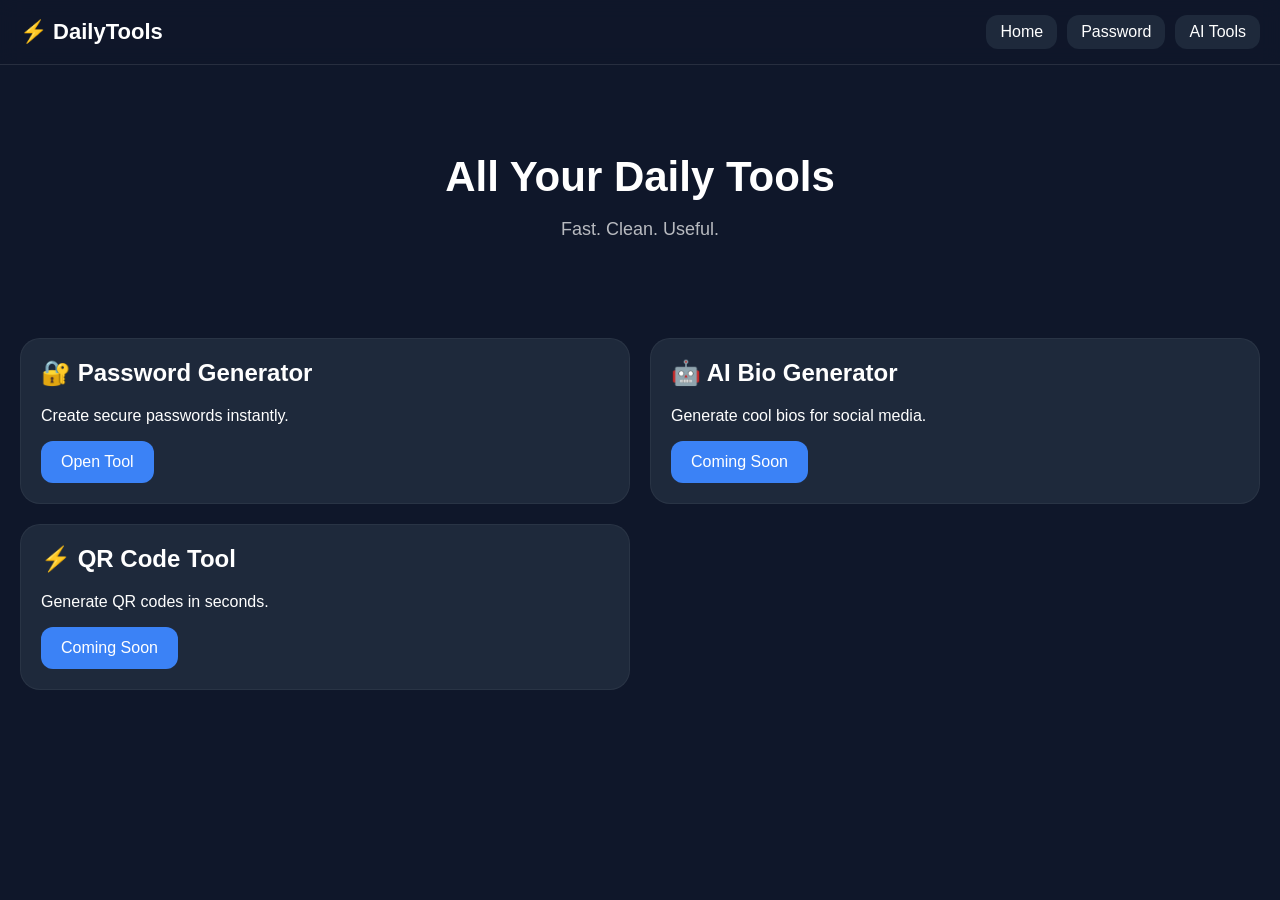
<file: index.html>
<!DOCTYPE html>
<html lang="tr">

<head>
  <meta charset="UTF-8" />
  <meta name="viewport" content="width=device-width, initial-scale=1.0"/>

  <title>DailyTools</title>

  <link rel="stylesheet" href="style.css">
</head>

<body>

  <!-- NAVBAR -->

  <div class="navbar">

    <div class="logo">
      ⚡ DailyTools
    </div>

    <div class="nav-links">

      <a href="index.html">
        Home
      </a>

      <a href="tools/password.html">
        Password
      </a>

      <a href="#">
        AI Tools
      </a>

    </div>

  </div>


  <!-- HERO -->

  <div class="hero">

    <h1>
      All Your Daily Tools
    </h1>

    <p>
      Fast. Clean. Useful.
    </p>

  </div>


  <!-- TOOLS -->

  <div class="container">

    <div class="card">

      <h2>
        🔐 Password Generator
      </h2>

      <p>
        Create secure passwords instantly.
      </p>

      <a href="tools/password.html">
        <button class="btn">
          Open Tool
        </button>
      </a>

    </div>


    <div class="card">

      <h2>
        🤖 AI Bio Generator
      </h2>

      <p>
        Generate cool bios for social media.
      </p>

      <button class="btn">
        Coming Soon
      </button>

    </div>


    <div class="card">

      <h2>
        ⚡ QR Code Tool
      </h2>

      <p>
        Generate QR codes in seconds.
      </p>

      <button class="btn">
        Coming Soon
      </button>

    </div>

  </div>

</body>

</html>
</file>
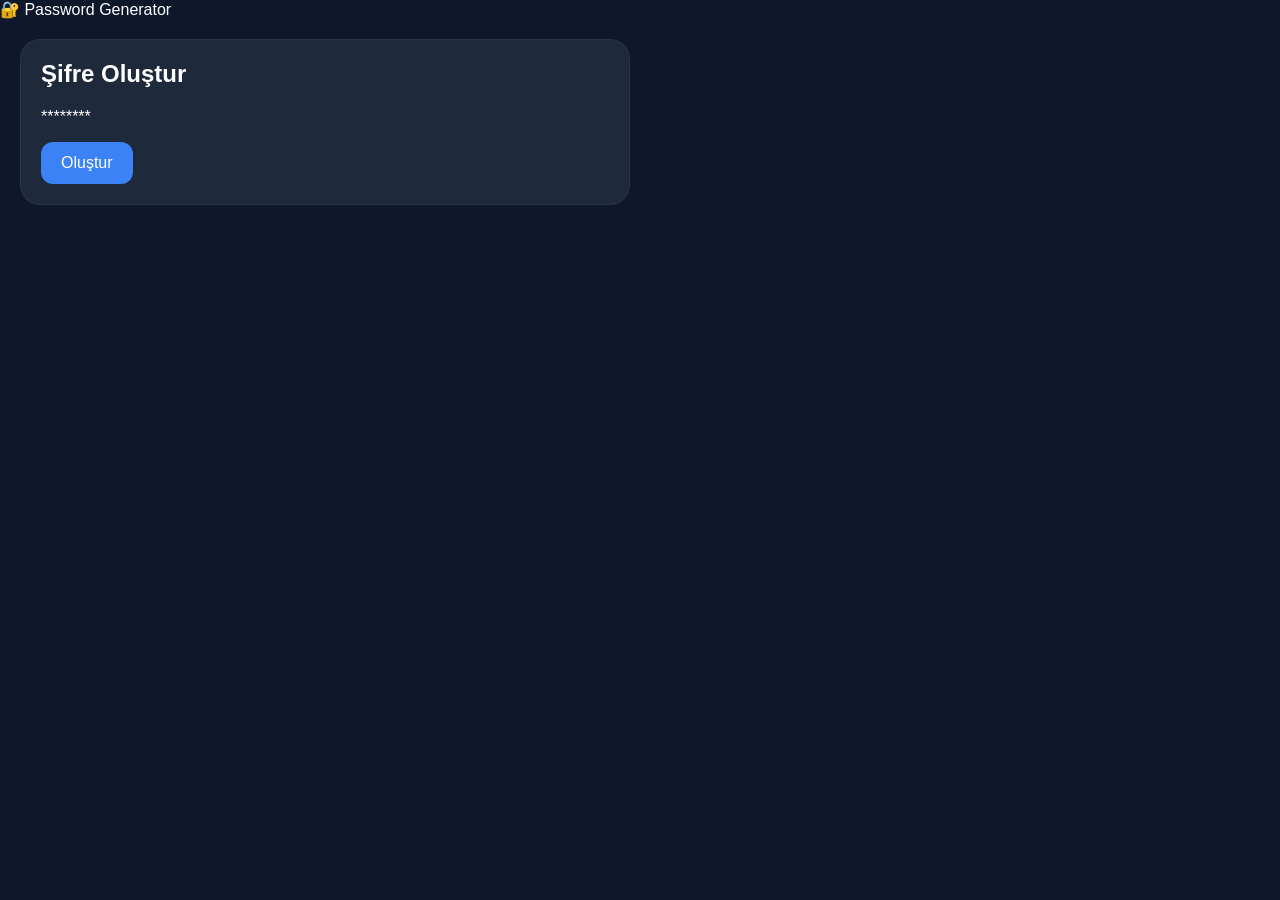
<file: tools/password.html>
<!DOCTYPE html>
<html lang="tr">
<head>
  <meta charset="UTF-8">
  <meta name="viewport" content="width=device-width, initial-scale=1.0">

  <title>Password Generator</title>

  <link rel="stylesheet" href="../style.css">
</head>

<body>

  <div class="header">
    🔐 Password Generator
  </div>

  <div class="container">

    <div class="card">

      <h2>Şifre Oluştur</h2>

      <p id="password">
        ********
      </p>

      <button class="btn" onclick="generatePassword()">
        Oluştur
      </button>

    </div>

  </div>

  <script src="../js/password.js"></script>

</body>
</html>
</file>
<file: style.css>
body{
  margin:0;
  font-family:Arial, sans-serif;
  background:#0f172a;
  color:white;
}


/* NAVBAR */

.navbar{
  position:sticky;
  top:0;

  display:flex;
  justify-content:space-between;
  align-items:center;

  padding:15px 20px;

  background:rgba(15,23,42,0.8);

  backdrop-filter:blur(10px);

  border-bottom:1px solid rgba(255,255,255,0.1);

  z-index:1000;
}

.logo{
  font-size:22px;
  font-weight:bold;
}

.nav-links{
  display:flex;
  gap:10px;
}

.nav-links a{
  text-decoration:none;
  color:white;

  background:#1e293b;

  padding:8px 14px;

  border-radius:12px;

  transition:0.3s;
}

.nav-links a:hover{
  background:#3b82f6;
  transform:translateY(-2px);
}


/* HERO */

.hero{
  padding:60px 20px;
  text-align:center;
}

.hero h1{
  font-size:42px;
  margin-bottom:10px;
}

.hero p{
  opacity:0.7;
  font-size:18px;
}


/* CONTAINER */

.container{
  padding:20px;

  display:grid;

  grid-template-columns:1fr;

  gap:20px;
}


/* CARDS */

.card{
  background:#1e293b;

  padding:20px;

  border-radius:20px;

  transition:0.3s;

  border:1px solid rgba(255,255,255,0.05);
}

.card:hover{
  transform:translateY(-5px);

  border:1px solid rgba(59,130,246,0.5);

  box-shadow:0 10px 30px rgba(59,130,246,0.2);
}

.card h2{
  margin-top:0;
}


/* BUTTON */

.btn{
  background:#3b82f6;

  color:white;

  border:none;

  padding:12px 20px;

  border-radius:12px;

  font-size:16px;

  cursor:pointer;

  transition:0.3s;
}

.btn:hover{
  background:#2563eb;

  transform:scale(1.05);
}


/* MOBILE RESPONSIVE */

@media(min-width:768px){

  .container{
    grid-template-columns:1fr 1fr;
  }

}
</file>
